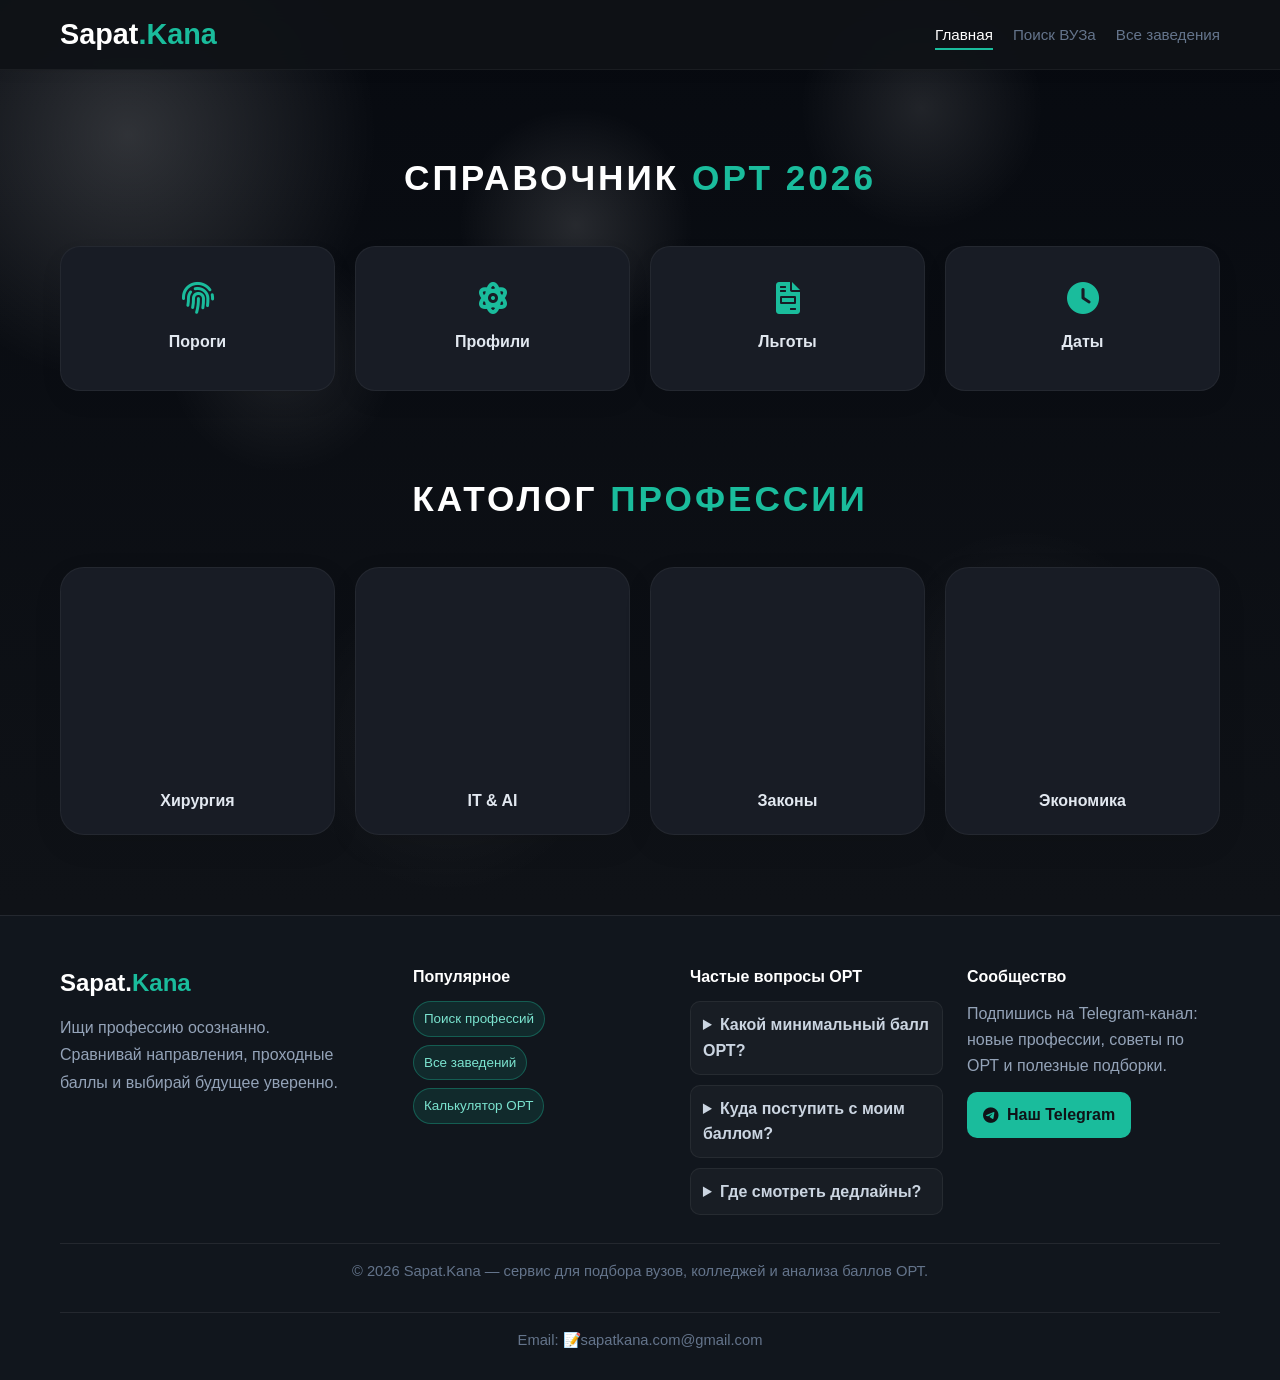
<file: index.html>
<!DOCTYPE html>
<html lang="ru">
<head>
    <meta charset="UTF-8">
    <meta name="viewport" content="width=device-width, initial-scale=1.0">
    <title>Sapat.Kana | Полная Версия</title>
    
    <link rel="stylesheet" href="https://cdnjs.cloudflare.com/ajax/libs/font-awesome/6.0.0/css/all.min.css">
    <link rel="stylesheet" href="https://cdnjs.cloudflare.com/ajax/libs/animate.css/4.1.1/animate.min.css"/>
    <link rel="stylesheet" href="style.css">
    
    <style>
    :root {
        --brand-turquoise: #1abc9c;
        --dark-graphite: #0f1217;
        --card-graphite: #181c25;
        --border-mono: rgba(255, 255, 255, 0.05);
        --text-dim: #64748b;
    }

    /* НАВИГАЦИЯ */
    .navbar {
        background: rgba(15, 18, 23, 0.95);
        border-bottom: 1px solid var(--border-mono);
        backdrop-filter: blur(12px);
        position: sticky; top: 0; z-index: 1000; height: 70px;
        display: flex; align-items: center;
    }

    .nav-container {
        display: flex; justify-content: space-between; align-items: center;
        width: 100%; max-width: 1200px; margin: 0 auto; padding: 0 20px;
    }

    .nav-links { display: flex; gap: 30px; list-style: none; padding: 0; margin: 0; }
    .nav-links a {
        text-decoration: none; color: var(--text-dim); font-weight: 500;
        position: relative; padding: 5px 0; transition: 0.3s; font-size: 0.95rem;
    }
    .nav-links a:hover, .nav-links a.active { color: white; }
    .nav-links a::after {
        content: ''; position: absolute; bottom: -2px; left: 0;
        width: 0; height: 2px; background: var(--brand-turquoise); transition: 0.3s;
    }
    .nav-links a:hover::after, .nav-links a.active::after { width: 100%; }

    /* СЕТКИ */
    .grid-container {
        display: grid; 
        grid-template-columns: repeat(4, 1fr); /* 4 в ряд по стандарту */
        gap: 20px; 
        margin-bottom: 40px;
    }

    /* КАРТОЧКИ ИНФО */
    .info-card {
        background: var(--card-graphite);
        border: 1px solid var(--border-mono);
        border-radius: 20px;
        padding: 35px 15px;
        text-align: center;
        cursor: pointer;
        transition: 0.4s;
    }
    .info-card:hover { transform: translateY(-10px); border-color: var(--brand-turquoise); }
    .info-card i { font-size: 2rem; color: var(--brand-turquoise); margin-bottom: 15px; transition: 0.4s; }

    /* СКРЫТЫЕ ОТВЕТЫ */
    .answer-box {
        display: none;
        background: rgba(255, 255, 255, 0.02);
        border: 1px solid var(--border-mono);
        border-radius: 24px;
        padding: 30px;
        margin: 20px 0 60px;
        border-left: 4px solid var(--brand-turquoise);
    }

    /* ТРЕНДЫ (ТУМАН) */
    .prof-card {
        background: var(--card-graphite);
        border-radius: 24px;
        border: 1px solid var(--border-mono);
        overflow: hidden;
        transition: 0.4s;
    }
    .prof-img {
        height: 200px;
        background-size: cover;
        background-position: center;
        filter: grayscale(100%) blur(1.5px);
        opacity: 0.6;
        transition: 0.6s ease;
    }
    .prof-card:hover .prof-img {
        filter: grayscale(0%) blur(0);
        opacity: 1;
        transform: scale(1.05);
    }

    .section-title {
        text-align: center; text-transform: uppercase; letter-spacing: 3px; margin: 80px 0 40px;
    }

    /* АДАПТИВНОСТЬ ДЛЯ 6 КАРТОЧЕК */
    @media (max-width: 1024px) { .grid-container { grid-template-columns: repeat(2, 1fr); } }
    @media (max-width: 600px) { .grid-container { grid-template-columns: 1fr; } }
    </style>
</head>
<body>
    <nav class="navbar">
        <div class="container nav-container" style="display: flex; justify-content: space-between; align-items: center; max-width: 1200px; margin: 0 auto; padding: 0 20px;">
            <a href="#" class="logo" style="color:white; text-decoration:none; font-weight:800;">Sapat<span style="color:var(--brand-turquoise);">.Kana</span></a>
             <ul class="nav-links" style="display: flex; gap: 20px; list-style: none;">
                <li><a href="#" class="active">Главная</a></li>
                <li><a href="search.html">Поиск ВУЗа</a></li>
                <li><a href="universities.html">Все заведения</a></li>
            </ul>
        </div>
    </nav>

    <main class="container  py-50" style="max-width: 1200px; margin: 50px auto; padding: 0 20px;">
        
        <h2 class="section-title">Справочник <span style="color:var(--brand-turquoise);"> ОРТ 2026</span></h2>
        
        <div class="grid-container">
            <div class="info-card animate__animated animate__fadeInUp" onclick="toggleInfo('porog')">
                <i class="fas fa-fingerprint"></i>
                <h4 style="margin:0">Пороги</h4>
            </div>
            <div class="info-card animate__animated animate__fadeInUp" style="animation-delay: 0.1s;" onclick="toggleInfo('profiles')">
                <i class="fas fa-atom"></i>
                <h4 style="margin:0">Профили</h4>
            </div>
            <div class="info-card animate__animated animate__fadeInUp" style="animation-delay: 0.2s;" onclick="toggleInfo('benefits')">
                <i class="fas fa-file-invoice"></i>
                <h4 style="margin:0">Льготы</h4>
            </div>
            <div class="info-card animate__animated animate__fadeInUp" style="animation-delay: 0.3s;" onclick="toggleInfo('dates')">
                <i class="fas fa-clock"></i>
                <h4 style="margin:0">Даты</h4>
            </div>
        </div>

        <div id="porog" class="answer-box">
            <h2 style="color: var(--brand-turquoise);">Пороговые баллы</h2>
            <p>Базовый тест: 110 баллов. Это необходимый минимум для подачи документов.</p>
        </div>
        <div id="profiles" class="answer-box">
            <h2 style="color: var(--brand-turquoise);">Профильные предметы</h2>
            <p>При регистрации на ОРТ необходимо выбрать профильные тесты в соответствии с выбранным направлением.</p>
        </div>
        <div id="benefits" class="answer-box">
            <h2 style="color: var(--brand-turquoise);">Льготы</h2>
            <p>Квоты предоставляются инвалидам, сиротам и жителям отдаленных районов. Для них выделяются отдельные бюджетные места, и конкурс проходит внутри своей категории</p>
        </div>
        <div id="dates" class="answer-box">
            <h2 style="color: var(--brand-turquoise);">Даты ОРТ</h2>
            <p>Сроки Регистрации ОРТ: 10марта - 5 апреля </p>
        </div>

        <h2 class="section-title">Католог <span style="color:var(--brand-turquoise);">Профессии</span></h2>
        
        <div class="grid-container" style="margin-bottom: 80px;">
            <div class="prof-card animate__animated animate__fadeIn">
                <div class="prof-img" style="background-image: url('https://images.unsplash.com/photo-1579684385127-1ef15d508118?w=500');"></div>
                <div style="padding:20px; text-align:center;"><h4>Хирургия</h4></div>
            </div>
            <div class="prof-card animate__animated animate__fadeIn" style="animation-delay: 0.1s;">
                <div class="prof-img" style="background-image: url('https://images.unsplash.com/photo-1498050108023-c5249f4df085?w=500');"></div>
                <div style="padding:20px; text-align:center;"><h4>IT & AI</h4></div>
            </div>
            <div class="prof-card animate__animated animate__fadeIn" style="animation-delay: 0.2s;">
                <div class="prof-img" style="background-image: url('https://images.unsplash.com/photo-1589829545856-d10d557cf95f?w=500');"></div>
                <div style="padding:20px; text-align:center;"><h4>Законы</h4></div>
            </div>
            <div class="prof-card animate__animated animate__fadeIn" style="animation-delay: 0.3s;">
                <div class="prof-img" style="background-image: url('https://images.unsplash.com/photo-1460925895917-afdab827c52f?w=500');"></div>
                <div style="padding:20px; text-align:center;"><h4>Экономика</h4></div>
            </div>
        </div>

    </main>

    <footer class="site-footer">
        <div class="footer-inner">
            <div class="footer-grid">
                <div>
                    <a href="index.html" class="footer-logo">Sapat.<span>Kana</span></a>
                    <p class="footer-tagline">Ищи профессию осознанно. Сравнивай направления, проходные баллы и выбирай будущее уверенно.</p>
                </div>
                <div>
                    <h4 class="footer-title">Популярное</h4>
                    <a class="footer-chip" href="professions.html">Поиск профессий</a>
                    <a class="footer-chip" href="universities.html">Все заведений</a>
                    <a class="footer-chip" href="search.html">Калькулятор ОРТ</a>
                </div>
                <div>
                    <h4 class="footer-title">Частые вопросы ОРТ</h4>
                    <div class="footer-faq-list">
                        <details class="footer-faq-item">
                            <summary>Какой минимальный балл ОРТ?</summary>
                            <p>Ориентир по базовому порогу обычно от 110, но по вузам требования отличаются.</p>
                        </details>
                        <details class="footer-faq-item">
                            <summary>Куда поступить с моим баллом?</summary>
                            <p>Открой Калькулятор ОРТ и введи балл — увидишь подходящие направления.</p>
                        </details>
                        <details class="footer-faq-item">
                            <summary>Где смотреть дедлайны?</summary>
                            <p>Проверяй раздел ОРТ 2026 и обязательно уточняй даты в приемной комиссии.</p>
                        </details>
                    </div>
                </div>
                <div>
                    <h4 class="footer-title">Сообщество</h4>
                    <p class="footer-cta-text">Подпишись на Telegram-канал: новые профессии, советы по ОРТ и полезные подборки.</p>
                    <a href="https://t.me/+KA1tgi_SckYyNWEy" target="_blank" class="footer-telegram">  <i class="fab fa-telegram-plane"></i> Наш Telegram</a>
                </div>
            </div>
            <div class="footer-bottom">© 2026 Sapat.Kana — сервис для подбора вузов, колледжей и анализа баллов ОРТ.</div>
          <div class="footer-bottom">Email: 📝sapatkana.com@gmail.com     </div>
        </div>
    </footer>

    <script>
        function setupIndexAnimations() {
            const targets = document.querySelectorAll('.info-card, .prof-card, .section-title, .answer-box, .site-footer');
            targets.forEach(el => el.classList.add('reveal-on-scroll'));

            if (!('IntersectionObserver' in window)) {
                targets.forEach(el => el.classList.add('is-visible'));
                return;
            }

            const observer = new IntersectionObserver((entries, obs) => {
                entries.forEach(entry => {
                    if (entry.isIntersecting) {
                        entry.target.classList.add('is-visible');
                        obs.unobserve(entry.target);
                    }
                });
            }, { threshold: 0.15 });

            targets.forEach(el => observer.observe(el));
        }

        function toggleInfo(id) {
            document.querySelectorAll('.answer-box').forEach(box => box.style.display = 'none');
            const selected = document.getElementById(id);
            selected.style.display = 'block';
            selected.classList.remove('animate__fadeIn');
            void selected.offsetWidth;
            selected.classList.add('animate__animated', 'animate__fadeIn');
            selected.classList.add('is-visible');
        }

        document.addEventListener('DOMContentLoaded', setupIndexAnimations);
    </script>
</body>
</html>
</file>
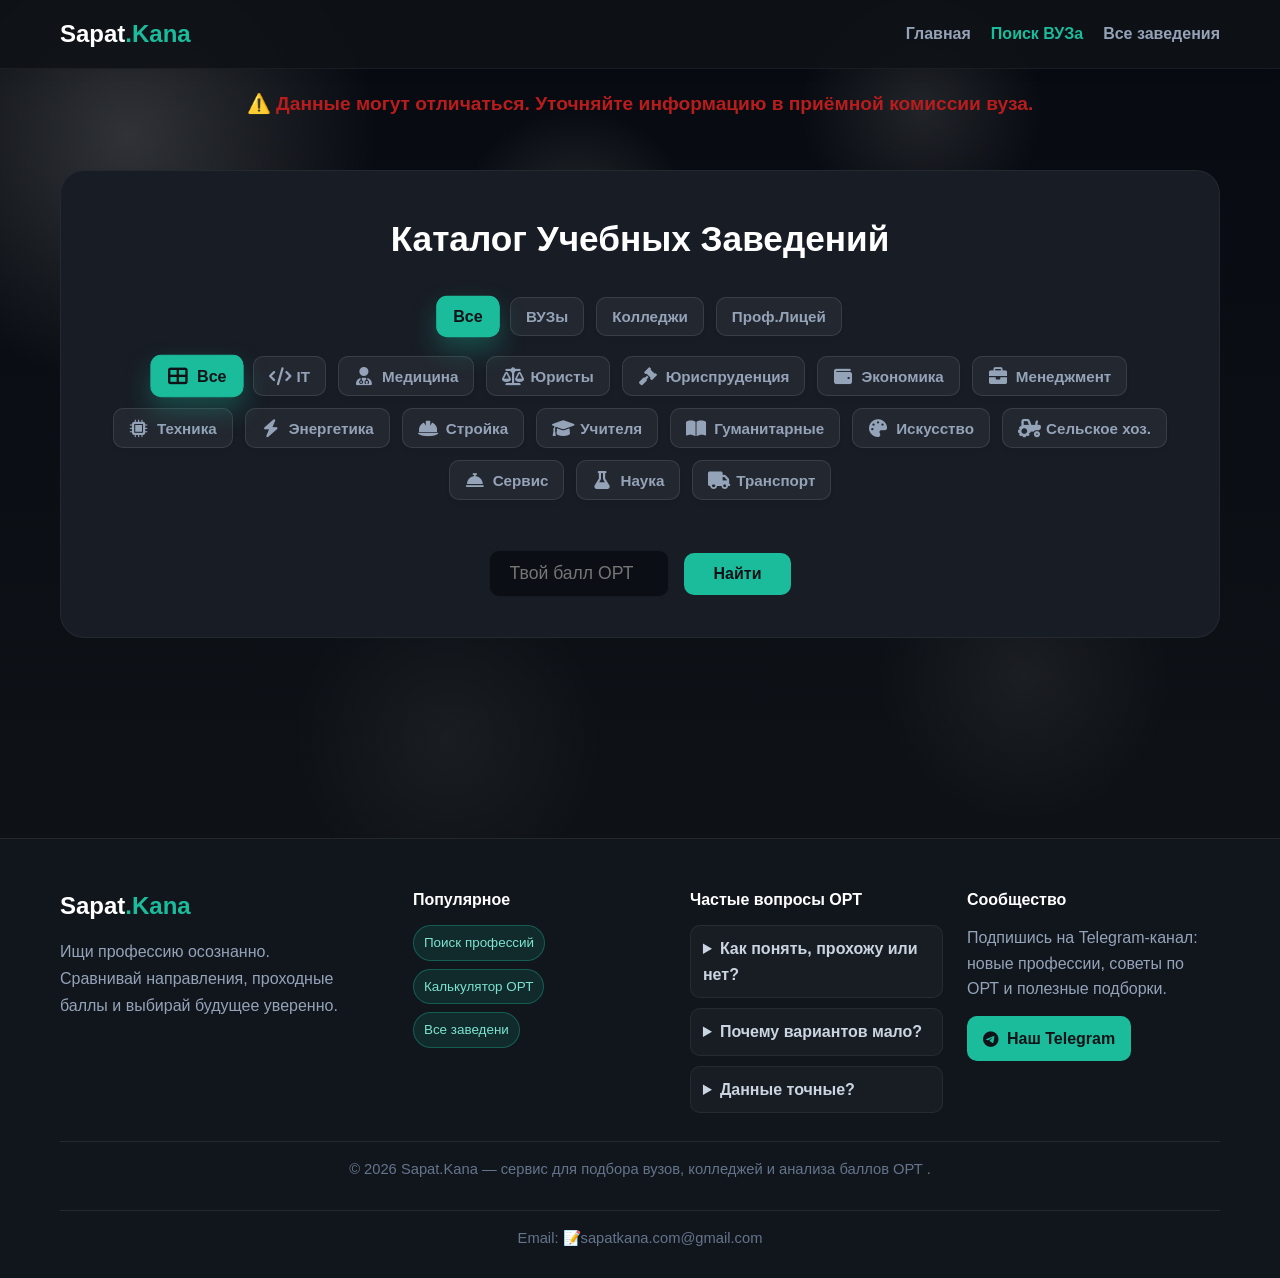
<file: search.html>
<!DOCTYPE html>
<html lang="ru">
<head>
    <meta charset="UTF-8">
    <meta name="viewport" content="width=device-width, initial-scale=1.0">
    <title>Поиск по ОРТ | Sapat.Kana</title>
    <link rel="stylesheet" href="https://cdnjs.cloudflare.com/ajax/libs/font-awesome/6.0.0/css/all.min.css">
    <link rel="stylesheet" href="style.css">
    
   <style>
        :root {
            --brand-turquoise: #1abc9c;
            --brand-yellow: #ffcc00;
            --dark-graphite: #0f1217; 
            --card-graphite: #181c25; 
            --border-mono: rgba(255, 255, 255, 0.05);
            --text-dim: #94a3b8;
        }

        body {
            color: #e2e8f0;
            font-family: 'Inter', sans-serif;
            margin: 0;
        }

        .navbar {
            background: rgba(15, 18, 23, 0.9) !important;
            border-bottom: 1px solid var(--border-mono);
            padding: 15px 0;
        }
        .logo span { color: var(--brand-turquoise); }
        .nav-links a { color: var(--text-dim); text-decoration: none; }
        .nav-links a.active { color: var(--brand-turquoise) !important; font-weight: bold; }

        .search-container-box {
            background: var(--card-graphite);
            border: 1px solid var(--border-mono);
            border-radius: 24px;
            padding: 40px; /* Немного уменьшили внутренний отступ блока */
            text-align: center;
            margin-bottom: 40px;
        }

        /* КНОПКИ: теперь размер 10px 15px как в universities.html */
        .tab-btn {
            background: rgba(255, 255, 255, 0.03);
            border: 1px solid var(--border-mono);
            color: var(--text-dim);
            padding: 10px 15px; /* Уменьшили до стандарта каталога */
            border-radius: 10px;
            cursor: pointer;
            transition: 0.3s;
            font-size: 0.95rem; /* Чуть меньше шрифт */
            display: flex;
            align-items: center;
            gap: 8px;
        }

        .tab-btn:hover {
            border-color: var(--brand-turquoise);
            color: white;
        }

        .tab-btn.active {
            background: var(--brand-turquoise) !important;
            color: var(--dark-graphite) !important;
            font-weight: bold;
            border-color: var(--brand-turquoise);
        }

        input#userScore {
            background: #0b0e14;
            border: 1px solid var(--border-mono);
            color: white;
            padding: 12px 20px;
            border-radius: 10px;
            font-size: 1.1rem;
            width: 180px;
            outline: none;
            text-align: center;
        }

        .btn-search {
            background: var(--brand-turquoise);
            color: var(--dark-graphite);
            border: none;
            padding: 12px 30px;
            border-radius: 10px;
            font-weight: 800;
            font-size: 1rem;
            cursor: pointer;
            transition: 0.3s;
        }

        .results-grid {
            display: grid;
            grid-template-columns: repeat(3, 1fr);
            gap: 25px;
            margin-top: 40px;
        }

        #schoolsContainer > div {
            background: #ffffff !important;
            border-radius: 20px !important;
            padding: 30px !important;
            position: relative;
            overflow: hidden;
            box-shadow: 0 10px 30px rgba(0,0,0,0.4) !important;
            display: flex;
            flex-direction: column;
            min-height: 250px;
            color: #1a1a1a !important;
        }

        #schoolsContainer > div::before {
            content: '';
            position: absolute;
            top: 0; left: 0;
            width: 100%; height: 8px;
            background: var(--brand-yellow);
        }

        #schoolsContainer h3 { color: #000 !important; font-weight: 800; margin-top: 10px; }
        #schoolsContainer p { color: #333 !important; }

        @media (max-width: 992px) { .results-grid { grid-template-columns: repeat(2, 1fr); } }
        @media (max-width: 650px) { .results-grid { grid-template-columns: 1fr; } }
    </style>
</head>
<body>
    <nav class="navbar">
        <div class="container nav-container" style="display: flex; justify-content: space-between; align-items: center; max-width: 1200px; margin: 0 auto; padding: 0 20px;">
            <a href="index.html" class="logo" style="text-decoration: none; color: white; font-weight: 800; font-size: 1.5rem;">Sapat<span>.Kana</span></a>
            <ul class="nav-links" style="display: flex; gap: 20px; list-style: none;">
                <li><a href="index.html">Главная</a></li>
                <li><a href="search.html" class="active">Поиск ВУЗа</a></li>
                <li><a href="universities.html">Все заведения</a></li>
            </ul>
        </div>
    </nav>
<div style="width: 100%; display: flex; justify-content: center; margin: 20px 0;">
       <h2 style="font-size: 1.2rem; color: #b91c1c; margin: 0; text-align: left;">
      ⚠️ Данные могут отличаться. Уточняйте информацию в приёмной комиссии вуза.
    </h2>
  </div>
    <main class="container  py-50" style="max-width: 1200px; margin: 50px auto; padding: 0 20px;">
        <div class="search-container-box">
            <h2 style="font-size: 2.2rem; margin-bottom: 30px; color: white;">Каталог Учебных Заведений</h2>
            
            <div style="display: flex; flex-direction: column; gap: 20px; align-items: center;">
                <!-- Тип -->
                <div style="display: flex; gap: 12px;">
                    <button class="tab-btn active" onclick="window.filterCatalog('all', event)">Все</button>
                    <button class="tab-btn" onclick="window.filterCatalog('vuz', event)">ВУЗы</button>
                    <button class="tab-btn" onclick="window.filterCatalog('college', event)">Колледжи</button>
                    <button class="tab-btn" onclick="window.filterCatalog('vocational_school', event)">Проф.Лицей</button>
                </div>

                <!-- 15 Сфер + Все -->
              <div style="display: flex; gap: 12px; justify-content: center; flex-wrap: wrap;">
    <!-- Все -->
    <!-- Панель категорий -->
<!-- Панель категорий -->
<button class="tab-btn active" onclick="window.filterByCategory('all', event)">
    <i class="fas fa-th-large"></i> Все
</button>

<button class="tab-btn" onclick="window.filterByCategory('it', event)">
    <i class="fas fa-code"></i> IT
</button>

<button class="tab-btn" onclick="window.filterByCategory('medicine', event)">
    <i class="fas fa-user-md"></i> Медицина
</button>

<button class="tab-btn" onclick="window.filterByCategory('law', event)">
    <i class="fas fa-balance-scale"></i> Юристы
</button>

<button class="tab-btn" onclick="window.filterByCategory('jurisprudence', event)">
    <i class="fas fa-gavel"></i> Юриспруденция
</button>

<button class="tab-btn" onclick="window.filterByCategory('economy', event)">
    <i class="fas fa-wallet"></i> Экономика
</button>

<button class="tab-btn" onclick="window.filterByCategory('management', event)">
    <i class="fas fa-briefcase"></i> Менеджмент
</button>

<button class="tab-btn" onclick="window.filterByCategory('tech', event)">
    <i class="fas fa-microchip"></i> Техника
</button>

<button class="tab-btn" onclick="window.filterByCategory('energy', event)">
    <i class="fas fa-bolt"></i> Энергетика
</button>

<button class="tab-btn" onclick="window.filterByCategory('construction', event)">
    <i class="fas fa-hard-hat"></i> Стройка
</button>

<button class="tab-btn" onclick="window.filterByCategory('pedagogy', event)">
    <i class="fas fa-graduation-cap"></i> Учителя
</button>

<button class="tab-btn" onclick="window.filterByCategory('humanities', event)">
    <i class="fas fa-book-open"></i> Гуманитарные
</button>

<button class="tab-btn" onclick="window.filterByCategory('art', event)">
    <i class="fas fa-palette"></i> Искусство
</button>

<button class="tab-btn" onclick="window.filterByCategory('agriculture', event)">
    <i class="fas fa-tractor"></i> Сельское хоз.
</button>

<button class="tab-btn" onclick="window.filterByCategory('services', event)">
    <i class="fas fa-concierge-bell"></i> Сервис
</button>

<button class="tab-btn" onclick="window.filterByCategory('science', event)">
    <i class="fas fa-flask"></i> Наука
</button>

<button class="tab-btn" onclick="window.filterByCategory('transport', event)">
    <i class="fas fa-truck"></i> Транспорт
</button>
</div>

                <div style="margin-top: 30px; display: flex; gap: 15px; align-items: center;">
                    <input type="number" id="userScore" placeholder="Твой балл ОРТ">
                    <button class="btn-search" onclick="window.filterSchools()">Найти</button>
                </div>
            </div>
        </div>

        <div id="schoolsContainer" class="results-grid"></div>
    </main>

    <footer class="site-footer">
        <div class="footer-inner">
            <div class="footer-grid">
                <div>
                    <a href="index.html" class="footer-logo">Sapat<span>.Kana</span></a>
                    <p class="footer-tagline">Ищи профессию осознанно. Сравнивай направления, проходные баллы и выбирай будущее уверенно.</p>
                </div>
                <div>
                    <h4 class="footer-title">Популярное</h4>
                    <a class="footer-chip" href="professions.html">Поиск профессий</a>
                    <a class="footer-chip" href="search.html">Калькулятор ОРТ</a>
                    <a class="footer-chip" href="universities.html">Все заведени</a>
                </div>
                <div>
                    <h4 class="footer-title">Частые вопросы ОРТ</h4>
                    <div class="footer-faq-list">
                        <details class="footer-faq-item">
                            <summary>Как понять, прохожу или нет?</summary>
                            <p>Введи свой балл в калькулятор — система покажет доступные направления.</p>
                        </details>
                        <details class="footer-faq-item">
                            <summary>Почему вариантов мало?</summary>
                            <p>Попробуй сбросить фильтр сферы или выбрать все типы заведений.</p>
                        </details>
                        <details class="footer-faq-item">
                            <summary>Данные точные?</summary>
                            <p>Это ориентир для выбора. Финально уточняй в приемной комиссии.</p>
                        </details>
                    </div>
                </div>
                <div>
                    <h4 class="footer-title">Сообщество</h4>
                    <p class="footer-cta-text">Подпишись на Telegram-канал: новые профессии, советы по ОРТ и полезные подборки.</p>
              <a href="https://t.me/+KA1tgi_SckYyNWEy" target="_blank" class="footer-telegram">  <i class="fab fa-telegram-plane"></i> Наш Telegram</a>
                </div>
            </div>
            <div class="footer-bottom">© 2026 Sapat.Kana — сервис для подбора вузов, колледжей и анализа баллов ОРТ .</div>
          <div class="footer-bottom">Email: 📝sapatkana.com@gmail.com     </div>
        </div>
    </footer>

    <script src="javascript.js"></script>
</body>

</html>
</file>
<file: style.css>
/* ОБНУЛЕНИЕ */
* { 
    margin: 0; 
    padding: 0; 
    box-sizing: border-box; 
    font-family: 'Segoe UI', Roboto, Helvetica, Arial, sans-serif; 
}

html {
    min-height: 100%;
    background: #070a10;
}

body {
    min-height: 100vh;
    margin: 0;
    overflow-x: hidden;
    position: relative;
    background-color: #0f1217;
    background-image:
        radial-gradient(circle at 10% 15%, rgba(255,255,255,0.16), transparent 18%),
        radial-gradient(circle at 22% 40%, rgba(255,255,255,0.08), transparent 10%),
        radial-gradient(circle at 45% 25%, rgba(255,255,255,0.12), transparent 12%),
        radial-gradient(circle at 72% 12%, rgba(255,255,255,0.1), transparent 10%),
        radial-gradient(circle at 80% 75%, rgba(255,255,255,0.06), transparent 12%),
        radial-gradient(circle at 35% 82%, rgba(255,255,255,0.05), transparent 14%),
        linear-gradient(180deg, #070a10 0%, #0f1217 100%);
    background-size: cover;
    background-attachment: fixed;
    color: #e2e8f0;
    line-height: 1.6;
}

body::before {
    content: '';
    position: fixed;
    inset: 0;
    z-index: -1;
    background-image: radial-gradient(circle, rgba(255,255,255,0.9) 0.8px, transparent 0),
                      radial-gradient(circle, rgba(255,255,255,0.65) 0.8px, transparent 0);
    background-size: 35px 35px, 90px 90px;
    opacity: 0.24;
    pointer-events: none;
    animation: driftStars 90s linear infinite;
}

body::after {
    content: '';
    position: fixed;
    inset: 0;
    z-index: -1;
    background-image:
        radial-gradient(circle at 10% 18%, rgba(255,255,255,0.45) 2px, transparent 0),
        radial-gradient(circle at 60% 16%, rgba(255,255,255,0.35) 1.8px, transparent 0),
        radial-gradient(circle at 82% 65%, rgba(255,255,255,0.26) 1.2px, transparent 0),
        radial-gradient(circle at 47% 78%, rgba(255,255,255,0.18) 1px, transparent 0),
        radial-gradient(circle at 32% 50%, rgba(255,255,255,0.08) 0.8px, transparent 0);
    opacity: 0.22;
    pointer-events: none;
    animation: twinkle 10s ease-in-out infinite alternate;
}

@keyframes driftStars {
    from { transform: translate(0, 0); }
    to { transform: translate(-120px, 120px); }
}

@keyframes twinkle {
    from { opacity: 0.12; }
    to { opacity: 0.22; }
}

.container { 
    max-width: 1200px; 
    margin: 0 auto; 
    padding: 0 20px; 
}

/* НАВИГАЦИЯ */
.navbar { 
    background: #fff; 
    padding: 1rem 0; 
    box-shadow: 0 4px 12px rgba(0,0,0,0.05); 
    position: sticky; 
    top: 0; 
    z-index: 100; 
}

.nav-container { 
    display: flex; 
    justify-content: space-between; 
    align-items: center; 
}

.logo { 
    font-size: 1.8rem; 
    font-weight: 800; 
    color: #2c3e50; 
    text-decoration: none;
}

.logo span { color: #00a8a8; }

.nav-links { 
    display: flex; 
    list-style: none; 
    gap: 25px; 
}

.nav-links a { 
    text-decoration: none; 
    color: #555; 
    font-weight: 600; 
    transition: 0.3s; 
}

.nav-links a:hover, .nav-links a.active { color: #00a8a8; }

/* HERO БЛОК */
.hero { 
    height: 60vh; 
    background: linear-gradient(rgba(0,0,0,0.6), rgba(0,0,0,0.6)), 
                url('https://images.unsplash.com/photo-1505751172107-16053f3e6205?auto=format&fit=crop&w=1600&q=80'); 
    background-size: cover; 
    background-position: center; 
    display: flex; 
    align-items: center; 
    justify-content: center; 
    text-align: center; 
    color: white; 
}

.hero-content h1 { font-size: 3rem; margin-bottom: 1rem; text-shadow: 2px 2px 10px rgba(0,0,0,0.3); }

/* КНОПКИ */
.btn-primary, .btn-outline {
    padding: 12px 30px;
    border-radius: 8px;
    text-decoration: none;
    font-weight: 700;
    display: inline-block;
    transition: 0.3s;
    cursor: pointer;
    border: none;
}

.btn-primary { background: #00a8a8; color: white; box-shadow: 0 4px 15px rgba(0,168,168,0.3); }
.btn-primary:hover { background: #008f8f; transform: translateY(-2px); box-shadow: 0 6px 20px rgba(0,168,168,0.4); }

.btn-outline { 
    background: transparent; 
    color: white; 
    border: 2px solid white; 
    margin-left: 10px;
}
.btn-outline:hover { background: white; color: #2c3e50; }

/* СЕТКА РЕЗУЛЬТАТОВ */
.results-grid { 
    display: grid; 
    /* repeat(auto-fill...) — это магия. Она сама решает, 
       сколько карточек влезет в ряд. 300px — это их идеальная ширина. */
    grid-template-columns: repeat(auto-fill, minmax(300px, 1fr)); 
    gap: 25px; 
    padding: 40px 0; 
    align-items: start; /* Чтобы карточки не растягивались до пола */
}

/* ЖИРНАЯ КАРТОЧКА */
/* УЛЬТИМАТИВНАЯ КАРТОЧКА: БЕЛАЯ, ПРЫГУЧАЯ, НЕ ТАНК */
.feature-card { 
    background: #ffffff !important; /* Принудительно белый фон, чтобы не была прозрачной */
    border-radius: 18px; 
    padding: 25px; 
    box-shadow: 0 12px 30px rgba(0,0,0,0.07); 
    border-top: 8px solid #00a8a8; 
    display: flex; 
    flex-direction: column; 
    height: 100%;
    position: relative;
    z-index: 1;
    /* ИМБА ПРЫЖОК */
    transition: all 0.6s cubic-bezier(0.175, 0.885, 0.32, 1.275) !important; 
}

/* Эффект при наведении */
.feature-card:hover { 
    transform: translateY(-15px) scale(1.05) !important; 
    box-shadow: 0 20px 40px rgba(0,0,0,0.15);
    background: #ffffff !important;
}

.feature-card.special { 
    border-top-color: #f1c40f; 
    background: linear-gradient(to bottom, #fffef5, #ffffff); 
}

/* ВЕРХ КАРТОЧКИ */
.card-header {
    display: flex;
    justify-content: space-between;
    align-items: flex-start;
    margin-bottom: 15px;
}

.badge { 
    font-size: 10px; 
    padding: 5px 12px; 
    border-radius: 6px; 
    font-weight: 800; 
    color: white; 
    text-transform: uppercase;
    letter-spacing: 0.5px;
}
.badge.vuz { background: #2c3e50; }
.badge.college { background: #00a8a8; }

.feature-card i { font-size: 2.2rem; color: #00a8a8; transition: 0.3s; }
.feature-card:hover i { transform: scale(1.1); }
/* ТЕЛО КАРТОЧКИ - ЗАБИРАЕТ СВОБОДНОЕ МЕСТО */
.card-body {
    flex-grow: 1; 
    display: flex;
    flex-direction: column;
}

.feature-card h3 { 
    font-size: 1.3rem; 
    color: #2c3e50; 
    margin-bottom: 8px; 
    font-weight: 700;
    line-height: 1.2;
}

.univ-name { 
    color: #888; 
    font-size: 0.95rem; 
    margin-bottom: 20px; 
    font-weight: 500;
}

/* БЛОК ХАРАКТЕРИСТИК */
.stats { 
    background: #f8fafb; 
    padding: 15px; 
    border-radius: 12px; 
    margin-top: auto; /* Прижимает блок характеристик к нижней части */
    border: 1px solid #eee;
}
.stat-item { 
    display: flex; 
    justify-content: space-between; 
    font-size: 0.9rem; 
    margin-bottom: 8px; 
}
.stat-item:last-child { margin-bottom: 0; }
.stat-item strong { color: #2c3e50; font-weight: 700; }

/* ФУТЕР С ЦЕНОЙ */
.card-footer {
    margin-top: 20px;
    padding-top: 15px;
    border-top: 1px dashed #ddd;
    text-align: center;
}

.price { 
    font-size: 1.4rem; 
    font-weight: 900; 
    color: #00a8a8; 
}

/* ПОИСКОВАЯ ЗОНА */
.search-box { 
    text-align: center; 
    background: white; 
    padding: 50px 40px; 
    border-radius: 20px; 
    box-shadow: 0 15px 40px rgba(0,0,0,0.1); 
    margin-top: -80px; 
    position: relative; 
    z-index: 10; 
    border-bottom: 4px solid #00a8a8;
}

.input-group {
    display: flex;
    justify-content: center;
    gap: 15px;
    margin-top: 25px;
    flex-wrap: wrap;
}

.search-box input { 
    padding: 18px 25px; 
    border: 2px solid #edf2f7; 
    border-radius: 12px; 
    width: 300px; 
    outline: none; 
    font-size: 1rem;
    transition: 0.3s;
    background: #f8fafb;
}

.search-box input:focus { 
    border-color: #00a8a8; 
    background: #fff;
    box-shadow: 0 0 0 4px rgba(0,168,168,0.1);
}

/* ТАБЫ */
.tabs { display: flex; justify-content: center; gap: 12px; margin: 40px 0; }
.tab-btn { 
    padding: 12px 25px; 
    border: 2px solid #00a8a8; 
    background: white; 
    color: #00a8a8; 
    border-radius: 50px; 
    cursor: pointer; 
    font-weight: 700; 
    transition: 0.3s;
}
.tab-btn.active, .tab-btn:hover { background: #00a8a8; color: white; box-shadow: 0 4px 15px rgba(0,168,168,0.2); }

/* СЕКЦИИ */
.section-title { text-align: center; margin-bottom: 50px; font-size: 2.2rem; color: #2c3e50; font-weight: 800; }
.bg-light-gray { background: #eef2f3; }
.py-50 { padding: 80px 0; }

.info-grid { display: grid; grid-template-columns: repeat(auto-fit, minmax(300px, 1fr)); gap: 30px; }
.info-card { background: white; padding: 40px; border-radius: 20px; text-align: center; box-shadow: 0 10px 25px rgba(0,0,0,0.05); }
.info-card i { font-size: 3rem; color: #00a8a8; margin-bottom: 20px; }

.prof-grid { display: grid; grid-template-columns: repeat(auto-fit, minmax(300px, 1fr)); gap: 30px; }
.prof-card { background: white; border-radius: 20px; overflow: hidden; box-shadow: 0 10px 30px rgba(0,0,0,0.08); }
.prof-card img { width: 100%; height: 220px; object-fit: cover; }
.prof-content { padding: 25px; }

.footer { background: #2c3e50; color: white; padding: 50px 0; text-align: center; margin-top: 80px; }
/* МОБИЛКА */
@media (max-width: 768px) {
    .nav-links { display: none; }
    .hero-content h1 { font-size: 2.2rem; }
    .search-box { padding: 30px 20px; margin-top: -40px; }
    .search-box input { width: 100%; }
}
/* Стиль кнопки карты */
.map-btn {
    width: 100%;
    margin-top: 15px;
    padding: 10px;
    border: none;
    border-radius: 8px;
    background: #eef2f7;
    color: #2c3e50;
    font-weight: 600;
    cursor: pointer;
    transition: all 0.3s ease;
    display: flex;
    align-items: center;
    justify-content: center;
    gap: 8px;
}

.map-btn i {
    color: #e74c3c; /* Красный цвет маркера Google */
}

.map-btn:hover {
    background: #27ae60;
    color: white;
}

.map-btn:hover i {
    color: white;
}
/* Кнопка "Найти на карте" */
.map-btn {
    width: 100%;
    margin-top: 12px;
    padding: 10px;
    border: 2px solid #eee;
    border-radius: 8px;
    background: #fff;
    color: #2c3e50;
    font-weight: 600;
    cursor: pointer;
    transition: 0.3s;
    display: flex;
    align-items: center;
    justify-content: center;
    gap: 8px;
}

.map-btn:hover {
    border-color: #e74c3c;
    background: #fdf2f2;
}

/* Модальное окно (фон) */
.modal {
    display: none; /* Скрыто по умолчанию */
    position: fixed;
    z-index: 2000;
    left: 0;
    top: 0;
    width: 100%;
    height: 100%;
    background-color: rgba(0,0,0,0.8); /* Темный фон */
    backdrop-filter: blur(5px); /* Размытие заднего плана */
}
/* Контент окна */
.modal-content {
    background-color: #fff;
    margin: 5% auto;
    padding: 15px;
    border-radius: 20px;
    width: 90%;
    max-width: 800px;
    position: relative;
    animation: slideDown 0.3s ease-out;
}

/* Крестик закрытия */
.close-modal {
    position: absolute;
    right: 15px;
    top: 5px;
    color: #333;
    font-size: 35px;
    font-weight: bold;
    cursor: pointer;
}

/* Анимация появления */
@keyframes slideDown {
    from { transform: translateY(-50px); opacity: 0; }
    to { transform: translateY(0); opacity: 1; }
}
.catalog-grid {
    display: grid;
    /* minmax(300px, 1fr) — значит карточка не меньше 300px, но и не растянется в танк */
    grid-template-columns: repeat(auto-fill, minmax(300px, 1fr)); 
    gap: 25px; /* Расстояние между ними */
    padding: 20px;
    align-items: start; /* Чтобы они не тянулись до пола, если текста мало */
}
/* 1. Создаем саму пружину */
@keyframes modalJump {
    0% { opacity: 0; transform: scale(0.5) translateY(150px); }
    70% { transform: scale(1.08) translateY(-15px); }
    100% { opacity: 1; transform: scale(1) translateY(0); }
}

/* 2. Вешаем её на окно */
.modal-content {
    /* Другие стили окна... */
    animation: modalJump 0.7s cubic-bezier(0.175, 0.885, 0.32, 1.275) forwards;
}
:root {
    --brand-turquoise: #1abc9c; /* Основной бирюзовый */
    --dark-turquoise: #16a085;  /* Бирюзовый потемнее для ховера */
    --bg-light: #f4f9f9;
    --transition-bounce: all 0.4s cubic-bezier(0.175, 0.885, 0.32, 1.275);
}
/* Общий контейнер для кнопок */
.filter-tabs-wrapper, .tabs-tags {
    display: flex;
    gap: 12px;
    justify-content: center;
    flex-wrap: wrap;
    padding: 20px;
}

/* Кнопки на обеих страницах */
.tab-btn, .univ-tab-btn {
    display: flex;
    align-items: center;
    gap: 10px;
    padding: 12px 22px;
    border: 2px solid #e0e7e7;
    background: #ffffff;
    color: #34495e;
    border-radius: 14px;
    font-size: 14px;
    font-weight: 600;
    cursor: pointer;
    transition: var(--transition-bounce);
    box-shadow: 0 4px 6px rgba(0, 0, 0, 0.02);
}

/* Наведение (Ховер) */
.tab-btn:hover, .univ-tab-btn:hover {
    border-color: var(--brand-turquoise);
    color: var(--brand-turquoise);
    transform: translateY(-4px);
    box-shadow: 0 10px 20px rgba(26, 188, 156, 0.15);
}

/* Активная кнопка (Бирюзовый фон) */
.tab-btn.active, .univ-tab-btn.active {
    background: var(--brand-turquoise);
    border-color: var(--brand-turquoise);
    color: #ffffff !important;
    transform: scale(1.06);
    box-shadow: 0 12px 25px rgba(26, 188, 156, 0.3);
}

/* Иконки: делаем их одинаковыми по размеру */
.tab-btn i, .univ-tab-btn i {
    font-size: 18px;
    width: 20px;
    text-align: center;
}
/* ФИНАЛЬНЫЙ ФИКС ЦВЕТОВ (ГРАФИТ + БИРЮЗА) */

/* 1. ФОН СТРАНИЦЫ И ОБЩИЙ ТЕКСТ */
body {
    background-color: #0f1217 !important;
    color: #e2e8f0 !important;
}

/* 2. ТЕКСТ ВНУТРИ БЕЛЫХ КАРТОЧЕК (РЕЗУЛЬТАТЫ) */
/* Мы заставляем текст внутри карточек быть темным, чтобы его было видно на белом фоне */
.results-grid div, 
#all-list div, 
.uni-card {
    color: #1a1a1a !important; /* Делаем текст почти черным */
}

/* Названия вузов внутри карточек */
.results-grid h3, 
#all-list h3, 
.uni-card h3 {
    color: #000000 !important;
    font-weight: 800 !important;
}

/* Подписи (сколько лет учиться, факультеты) */
.results-grid p, 
#all-list p, 
.uni-card p {
    color: #444444 !important;
}

/* 3. КНОПКИ ФИЛЬТРОВ И НАДПИСИ (ВЕРХНЯЯ ПАНЕЛЬ) */
/* Делаем заголовки фильтров белыми */
.filter-group label, 
.filter-container p, 
h2.section-title {
    color: #ffffff !important;
}

/* Кнопки ВУЗ/Колледж */
.tab-btn {
    background: rgba(255, 255, 255, 0.05) !important;
    border: 1px solid rgba(255, 255, 255, 0.1) !important;
    color: #94a3b8 !important; /* Светло-серый текст */
}

/* Активная кнопка - Бирюзовая */
.tab-btn.active {
    background-color: #1abc9c !important;
    color: #0f1217 !important; /* Черный текст на бирюзе для четкости */
    border-color: #1abc9c !important;
    font-weight: bold !important;
}

/* Иконки в фильтрах */
.tab-btn i {
    color: inherit !important; /* Иконка принимает цвет текста кнопки */
}
/* Возвращаем сочную сетку по 3 в ряд */
.results-grid {
    display: grid;
    grid-template-columns: repeat(3, 1fr); /* Строго 3 колонки */
    gap: 25px;
    margin-top: 40px;
}

/* Адаптивность: на планшетах 2, на телефонах 1 */
@media (max-width: 992px) {
    .results-grid { grid-template-columns: repeat(2, 1fr); }
}
@media (max-width: 600px) {
    .results-grid { grid-template-columns: 1fr; }
}

/* Те самые красочные карточки */
.results-grid > div {
    background: #ffffff !important;
    border-radius: 20px !important;
    padding: 30px !important;
    position: relative;
    overflow: hidden;
    box-shadow: 0 10px 30px rgba(0,0,0,0.3) !important;
    transition: transform 0.3s ease;
    display: flex;
    flex-direction: column;
    min-height: 200px; /* Чтобы не были мелкими */
}

/* Та самая яркая полоска (как в universities) */
.results-grid > div::before {
    content: '';
    position: absolute;
    top: 0;
    left: 0;
    width: 100%;
    height: 8px;
    background: #ffcc00; /* Тот самый желтый акцент, или поставь #1abc9c для бирюзы */
}

/* Текст внутри — четкий и черный */
.results-grid h3 {
    color: #000000 !important;
    font-size: 1.4rem;
    margin: 10px 0;
    font-weight: 800;
}
.results-grid p {
    color: #333333 !important; /* Насыщенный цвет для инфы об обучении */
    font-size: 1rem;
    line-height: 1.6;
    margin: 0;
}

/* Чтобы кнопки сфер (IT, Медицина) тоже не ломались */
.tab-btn {
    white-space: nowrap; /* Чтобы текст в кнопках не переносился криво */
}
.answer-box {
    /* Добавляет 100px отступа сверху при прыжке к ID */
    scroll-margin-top: 100px; 
}
/* Базовый стиль для всех меток */
.badge {
    padding: 4px 8px;
    border-radius: 4px;
    color: white;
    font-size: 10px;
    font-weight: bold;
    text-transform: uppercase;
}


.badge.vocational_school { background-color: #F59E0B; }   

/* ЕДИНЫЙ ФУТЕР САЙТА */
.site-footer {
    margin-top: 80px;
    background: #11161d;
    border-top: 1px solid rgba(255, 255, 255, 0.08);
    color: #cbd5e1;
}

.footer-inner {
    max-width: 1200px;
    margin: 0 auto;
    padding: 48px 20px 28px;
}

.footer-grid {
    display: grid;
    grid-template-columns: 1.3fr 1fr 1fr 1fr;
    gap: 24px;
}

.footer-logo {
    display: inline-block;
    font-size: 1.5rem;
    font-weight: 800;
    text-decoration: none;
    color: #ffffff;
    margin-bottom: 12px;
}

.footer-logo span {
    color: #1abc9c;
}

.footer-tagline {
    margin: 0;
    color: #94a3b8;
    line-height: 1.7;
    max-width: 280px;
}

.footer-title {
    margin: 0 0 12px;
    color: #ffffff;
    font-size: 1rem;
    font-weight: 700;
}

.footer-links {
    list-style: none;
    margin: 0;
    padding: 0;
    display: flex;
    flex-direction: column;
    gap: 8px;
}

.footer-links a {
    color: #94a3b8;
    text-decoration: none;
    transition: color 0.25s ease, transform 0.25s ease;
}

.footer-links a:hover {
    color: #1abc9c;
    transform: translateX(2px);
}

.footer-chip {
    display: inline-block;
    margin: 0 8px 8px 0;
    padding: 6px 10px;
    border-radius: 999px;
    background: rgba(26, 188, 156, 0.12);
    border: 1px solid rgba(26, 188, 156, 0.35);
    color: #7be3cf;
    font-size: 0.84rem;
    text-decoration: none;
    transition: all 0.25s ease;
}

.footer-chip:hover {
    background: rgba(26, 188, 156, 0.2);
    color: #a8f2e5;
}

.footer-cta-text {
    margin: 0 0 14px;
    color: #94a3b8;
    line-height: 1.6;
}

.footer-telegram {
    display: inline-flex;
    align-items: center;
    gap: 8px;
    padding: 10px 16px;
    border-radius: 10px;
    background: #1abc9c;
    color: #0f1217;
    font-weight: 700;
    text-decoration: none;
    transition: transform 0.25s ease, box-shadow 0.25s ease;
}

.footer-telegram:hover {
    transform: translateY(-2px);
    box-shadow: 0 10px 20px rgba(26, 188, 156, 0.35);
}

.footer-bottom {
    margin-top: 28px;
    padding-top: 16px;
    border-top: 1px solid rgba(255, 255, 255, 0.08);
    text-align: center;
    color: #64748b;
    font-size: 0.92rem;
}

.footer-faq-list {
    display: flex;
    flex-direction: column;
    gap: 10px;
}

.footer-faq-item {
    background: rgba(255, 255, 255, 0.03);
    border: 1px solid rgba(255, 255, 255, 0.06);
    border-radius: 10px;
    padding: 10px 12px;
}

.footer-faq-item summary {
    cursor: pointer;
    color: #cbd5e1;
    font-weight: 600;
}

.footer-faq-item p {
    margin: 8px 0 0;
    color: #94a3b8;
    line-height: 1.55;
    font-size: 0.92rem;
}

@keyframes fadeUpSoft {
    from {
        opacity: 0;
        transform: translateY(18px);
    }
    to {
        opacity: 1;
        transform: translateY(0);
    }
}

.reveal-on-scroll {
    opacity: 0;
    transform: translateY(18px);
    transition: opacity 0.55s ease, transform 0.55s ease;
}

.reveal-on-scroll.is-visible {
    opacity: 1;
    transform: translateY(0);
}

@media (max-width: 992px) {
    .footer-grid {
        grid-template-columns: repeat(2, 1fr);
    }
}

@media (max-width: 600px) {
    .footer-inner {
        padding: 36px 16px 24px;
    }

    .footer-grid {
        grid-template-columns: 1fr;
        gap: 20px;
    }
}
</file>
